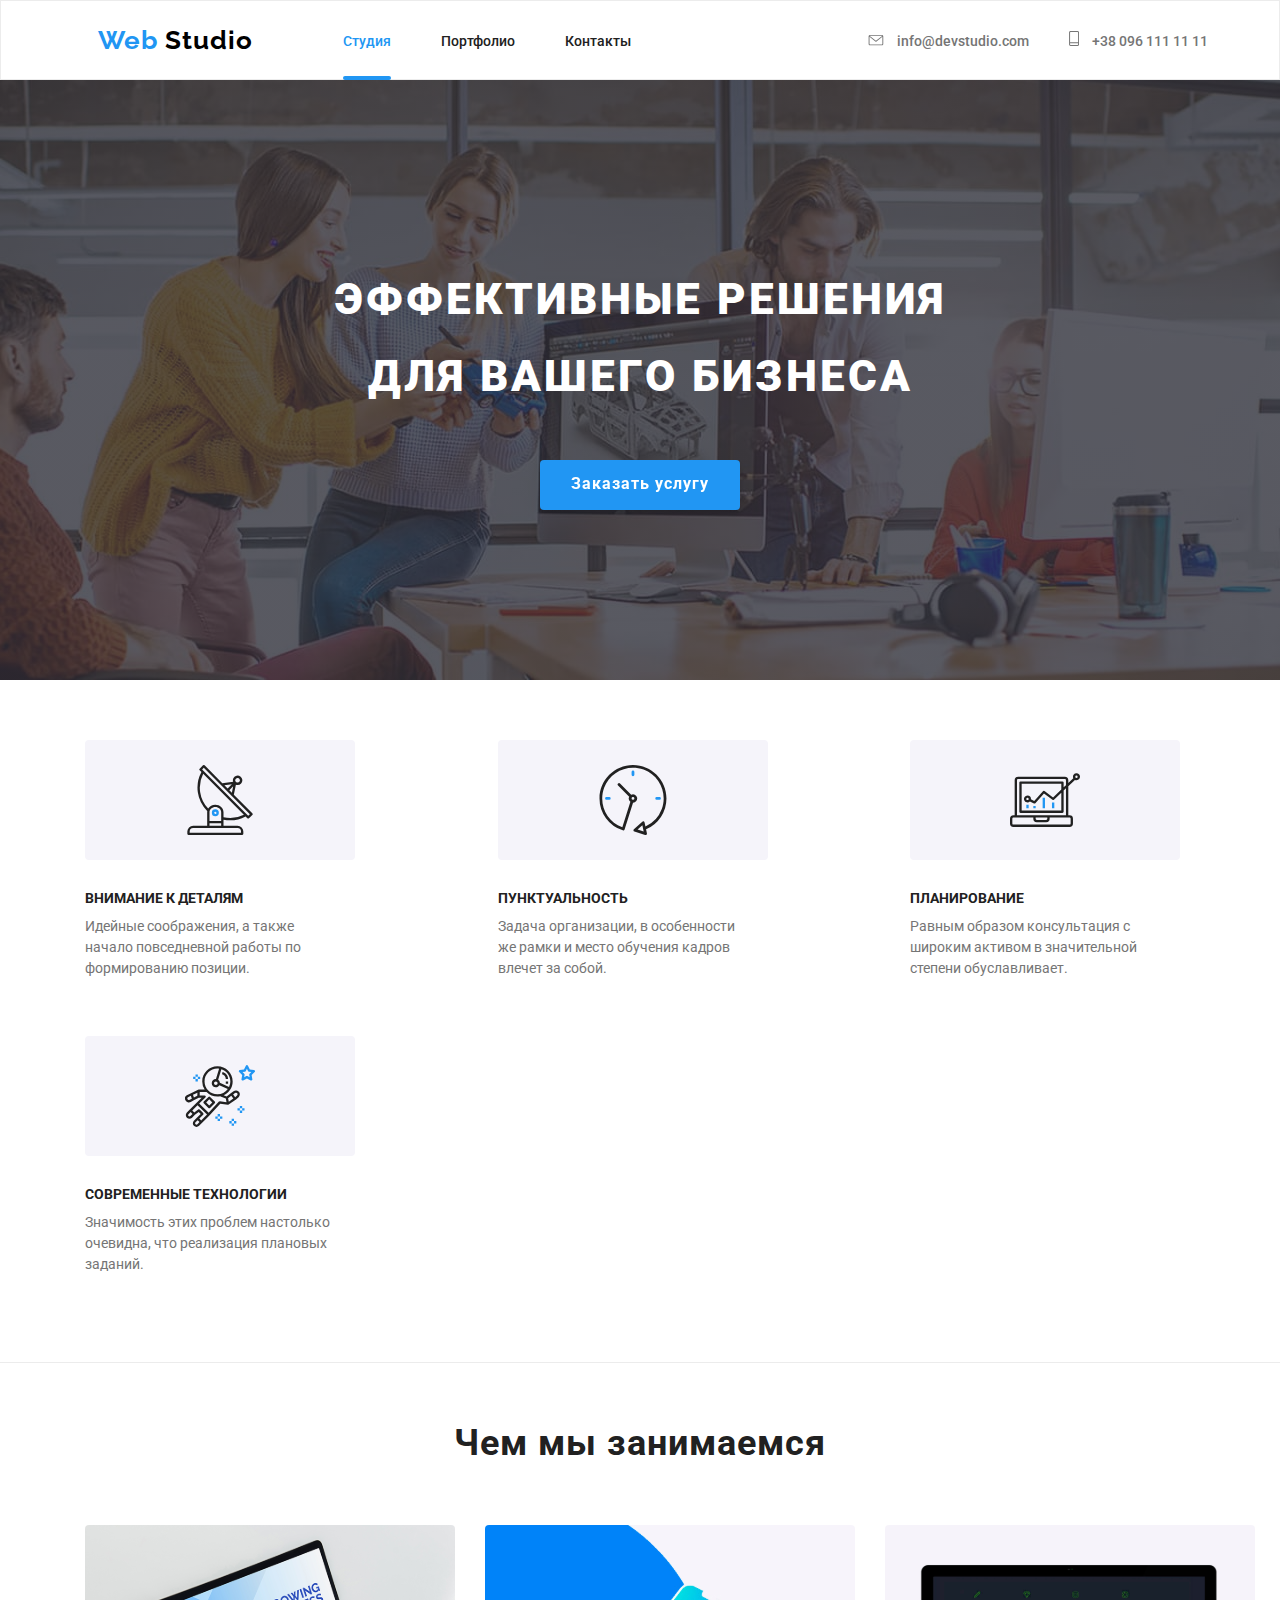
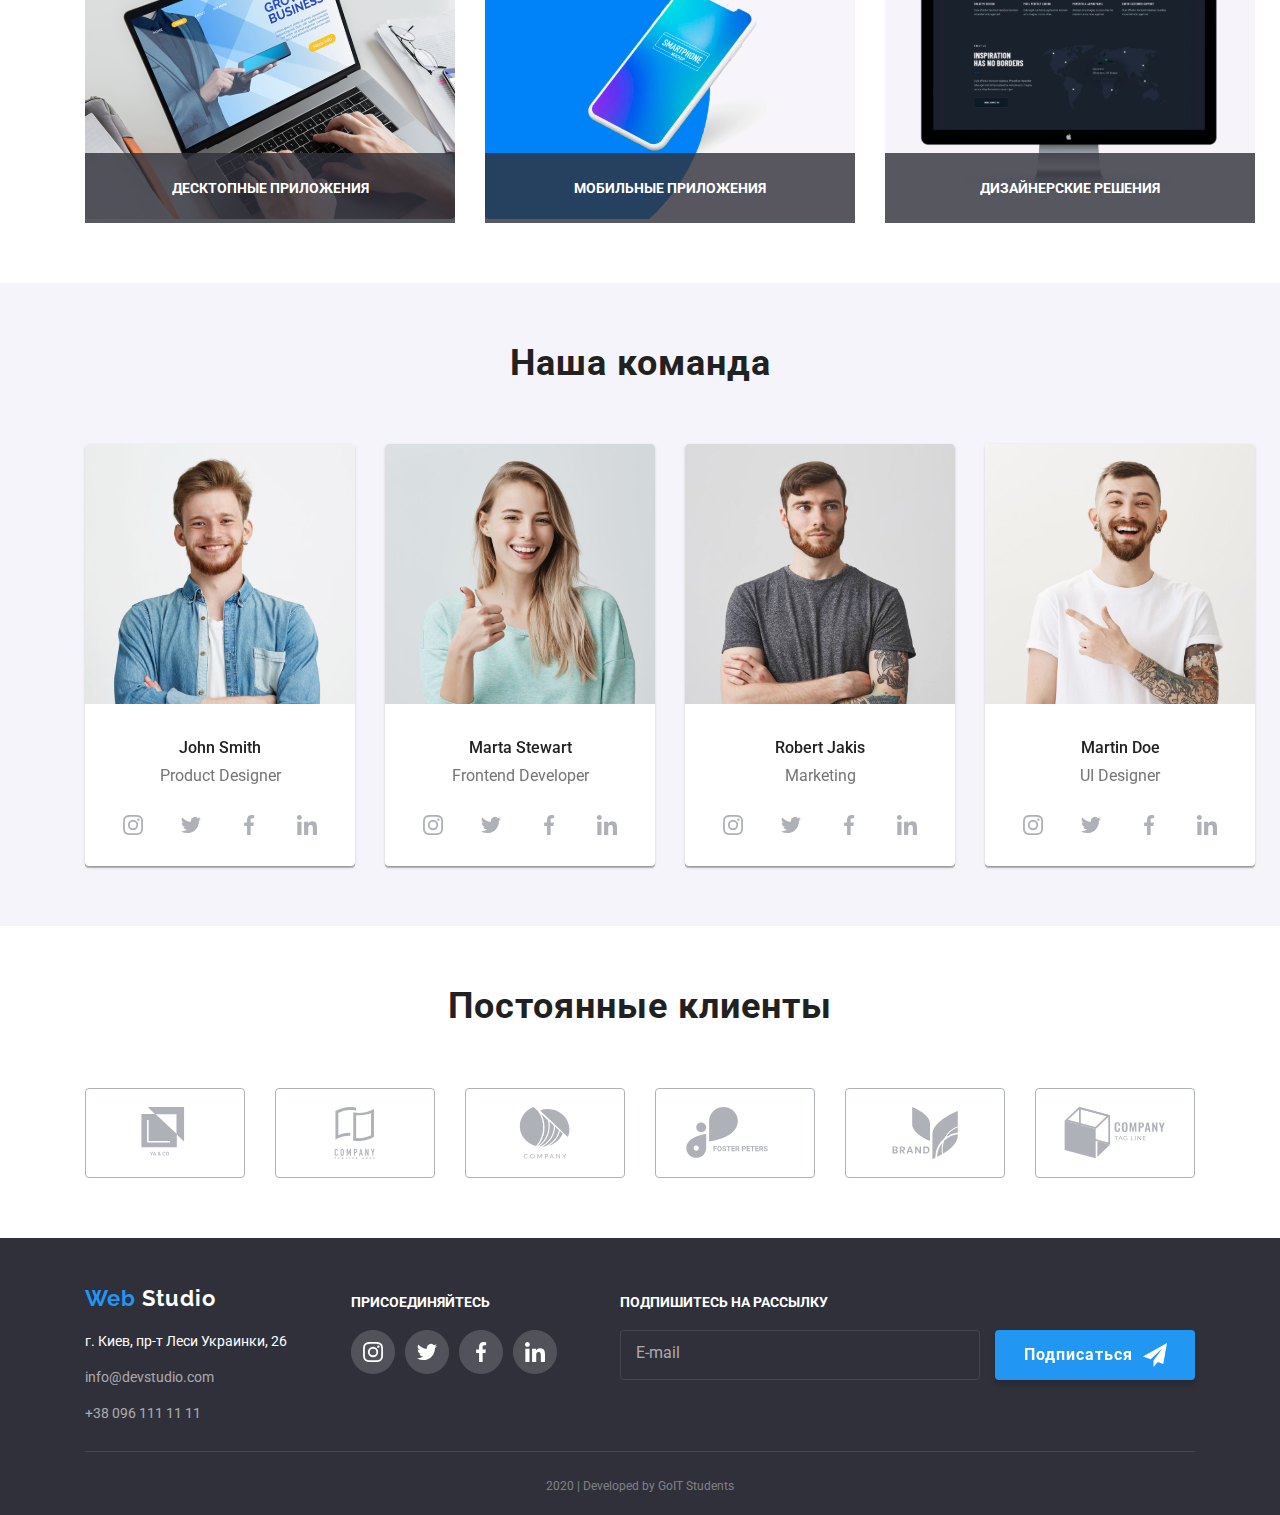
<file: index.html>
<!DOCTYPE html>
<html lang="en">
  <head>
    <meta charset="UTF-8" />
    <meta name="viewport" content="width=device-width, initial-scale=1.0" />
    <title>Document</title>
    <link
      rel="stylesheet"
      href="https://cdnjs.cloudflare.com/ajax/libs/modern-normalize/0.6.0/modern-normalize.min.css"
    />
    <link rel="stylesheet" href="./css/main.min.css" />
    <link rel="stylesheet" href="./images/SVG/symbol-defs.svg" />
    <link rel="stylesheet" href="./images/SVG/symbol-defs-2.svg" />
    <link
      href="https://fonts.googleapis.com/css2?family=Raleway:wght@700&family=Roboto:wght@400;500;700;900&display=swap"
      rel="stylesheet"
    />
  </head>
  <body>
    <!-- Main page header -->
    <header class="header">
      <div class="container">
        <nav class="header-nav">
          <div class="company-logo">
            <a href="#"><span class="logo">Web</span> Studio</a>
          </div>
          <ul class="header-list">
            <li class="list-item">
              <a href="#" class="header-link current">Студия</a>
            </li>
            <li class="list-item">
              <a href="./portfolio.html" class="header-link">Портфолио</a>
            </li>
            <li class="list-item">
              <a href="#" class="header-link">Контакты</a>
            </li>
          </ul>
          <ul class="header-contacts">
            <li class="contacts-item contact-email">
              <a class="contacts-link" href="mailto:info@devstudio.com">
                <svg class="email-icon">
                  <use href="./images/SVG/symbol-defs.svg#icon-e-mail"></use>
                </svg>
                info@devstudio.com</a
              >
            </li>
            <li class="contacts-item contact-phone">
              <a class="contacts-link" href="tel:+380961111111">
                <svg class="phone-icon">
                  <use href="./images/SVG/symbol-defs.svg#icon-phone"></use>
                </svg>
                +38 096 111 11 11</a
              >
            </li>
          </ul>
        </nav>
      </div>
    </header>
    <main>
      <!-- Order -->
      <section class="order">
        <div class="container">
          <div class="order-items">
            <h1 class="order-title">Эффективные решения для вашего бизнеса</h1>
            <button class="submit-btn order-btn" type="submit" data-modal-open>
              Заказать услугу
            </button>
          </div>
        </div>
      </section>
      <!-- Description -->
      <section class="description">
        <div class="container">
          <ul class="description-items">
            <li class="description-item icon-antenna">
              <div class="description-link">
                <svg class="description-icon">
                  <use href="./images/SVG/symbol-defs.svg#icon-antenna"></use>
                </svg>
              </div>
              <h2 class="section-subtitle">Внимание к деталям</h2>
              <p class="description-text">
                Идейные соображения, а также начало повседневной работы по
                формированию позиции.
              </p>
            </li>
            <li class="description-item icon-clock">
              <div class="description-link">
                <svg class="description-icon">
                  <use href="./images/SVG/symbol-defs.svg#icon-clock"></use>
                </svg>
              </div>
              <h2 class="section-subtitle">Пунктуальность</h2>
              <p class="description-text">
                Задача организации, в особенности же рамки и место обучения
                кадров влечет за собой.
              </p>
            </li>
            <li class="description-item icon-diagram">
              <div class="description-link">
                <svg class="description-icon">
                  <use href="./images/SVG/symbol-defs.svg#icon-diagram"></use>
                </svg>
              </div>
              <h2 class="section-subtitle">Планирование</h2>
              <p class="description-text">
                Равным образом консультация с широким активом в значительной
                степени обуславливает.
              </p>
            </li>
            <li class="description-item icon-astronaut">
              <div class="description-link">
                <svg class="description-icon">
                  <use href="./images/SVG/symbol-defs.svg#icon-astronaut"></use>
                </svg>
              </div>
              <h2 class="section-subtitle">Современные технологии</h2>
              <p class="description-text">
                Значимость этих проблем настолько очевидна, что реализация
                плановых заданий.
              </p>
            </li>
          </ul>
        </div>
      </section>

      <!-- Wedo -->
      <section class="wedo">
        <div class="container">
          <div class="wedo-title">
            <h3 class="section-title">Чем мы занимаемся</h3>
          </div>
          <ul class="wedo-items">
            <li class="wedo-item">
              <a class="wedo-img" href="#">
                <img src="images/description/desktop.svg" alt="" />
                <h2 class="wedo-info">Десктопные приложения</h2>
              </a>
            </li>
            <li class="wedo-item">
              <a class="wedo-img" href="#">
                <img src="images/description/mobile.svg" alt="" />
                <h2 class="wedo-info">Мобильные приложения</h2>
              </a>
            </li>
            <li class="wedo-item">
              <a class="wedo-img" href="#">
                <img src="images/description/design.svg" alt="" />
                <h2 class="wedo-info">Дизайнерские решения</h2>
              </a>
            </li>
          </ul>
        </div>
      </section>
      <!--Team  -->
      <section class="team">
        <div class="container">
          <h3 class="section-title">Наша команда</h3>
          <div class="team-items">
            <div class="team-item">
              <div class="team-photo">
                <img src="images/team/John.svg" alt="" />
              </div>
              <h4 class="team-name">John Smith</h4>
              <p class="position">Product Designer</p>
              <a href="#" class="social-link">
                <svg class="socials-icon">
                  <use href="./images/SVG/symbol-defs.svg#icon-instagram"></use>
                </svg>
              </a>
              <a href="#" class="social-link">
                <svg class="socials-icon">
                  <use href="./images/SVG/symbol-defs.svg#icon-twitter"></use>
                </svg>
              </a>
              <a href="#" class="social-link">
                <svg class="socials-icon">
                  <use href="./images/SVG/symbol-defs.svg#icon-facebook"></use>
                </svg>
              </a>
              <a href="#" class="social-link">
                <svg class="socials-icon">
                  <use href="./images/SVG/symbol-defs.svg#icon-linkedin"></use>
                </svg>
              </a>
            </div>
            <div class="team-item">
              <div class="team-photo">
                <img src="images/team/marta.svg" alt="" />
              </div>
              <h4 class="team-name">Marta Stewart</h4>
              <p class="position">Frontend Developer</p>
              <a href="#" class="social-link">
                <svg class="socials-icon">
                  <use href="./images/SVG/symbol-defs.svg#icon-instagram"></use>
                </svg>
              </a>
              <a href="#" class="social-link">
                <svg class="socials-icon">
                  <use href="./images/SVG/symbol-defs.svg#icon-twitter"></use>
                </svg>
              </a>
              <a href="#" class="social-link">
                <svg class="socials-icon">
                  <use href="./images/SVG/symbol-defs.svg#icon-facebook"></use>
                </svg>
              </a>
              <a href="#" class="social-link">
                <svg class="socials-icon">
                  <use href="./images/SVG/symbol-defs.svg#icon-linkedin"></use>
                </svg>
              </a>
            </div>
            <div class="team-item">
              <div class="team-photo">
                <img src="images/team/robert.svg" alt="" />
              </div>
              <h4 class="team-name">Robert Jakis</h4>
              <p class="position">Marketing</p>
              <a href="#" class="social-link">
                <svg class="socials-icon">
                  <use href="./images/SVG/symbol-defs.svg#icon-instagram"></use>
                </svg>
              </a>
              <a href="#" class="social-link">
                <svg class="socials-icon">
                  <use href="./images/SVG/symbol-defs.svg#icon-twitter"></use>
                </svg>
              </a>
              <a href="#" class="social-link">
                <svg class="socials-icon">
                  <use href="./images/SVG/symbol-defs.svg#icon-facebook"></use>
                </svg>
              </a>
              <a href="#" class="social-link">
                <svg class="socials-icon">
                  <use href="./images/SVG/symbol-defs.svg#icon-linkedin"></use>
                </svg>
              </a>
            </div>
            <div class="team-item">
              <div class="team-photo">
                <img src="images/team/martin.svg" alt="" />
              </div>
              <h4 class="team-name">Martin Doe</h4>
              <p class="position">UI Designer</p>
              <a href="#" class="social-link">
                <svg class="socials-icon">
                  <use href="./images/SVG/symbol-defs.svg#icon-instagram"></use>
                </svg>
              </a>
              <a href="#" class="social-link">
                <svg class="socials-icon">
                  <use href="./images/SVG/symbol-defs.svg#icon-twitter"></use>
                </svg>
              </a>
              <a href="#" class="social-link">
                <svg class="socials-icon">
                  <use href="./images/SVG/symbol-defs.svg#icon-facebook"></use>
                </svg>
              </a>
              <a href="#" class="social-link">
                <svg class="socials-icon">
                  <use href="./images/SVG/symbol-defs.svg#icon-linkedin"></use>
                </svg>
              </a>
            </div>
          </div>
        </div>
      </section>
      <!-- Clients -->
      <section class="clients">
        <div class="container">
          <h3 class="section-title">Постоянные клиенты</h3>
          <div class="clients-items">
            <a class="clients-logo" href="#">
              <svg class="client-icon">
                <use href="./images/SVG/symbol-defs.svg#icon-Client1"></use>
              </svg>
            </a>
            <a class="clients-logo" href="#">
              <svg class="client-icon">
                <use href="./images/SVG/symbol-defs.svg#icon-Client2"></use>
              </svg>
            </a>
            <a class="clients-logo" href="#">
              <svg class="client-icon">
                <use href="./images/SVG/symbol-defs.svg#icon-Client3"></use>
              </svg>
            </a>
            <a class="clients-logo" href="#">
              <svg class="client-icon">
                <use href="./images/SVG/symbol-defs.svg#icon-Client4"></use>
              </svg>
            </a>
            <a class="clients-logo" href="#">
              <svg class="client-icon">
                <use href="./images/SVG/symbol-defs.svg#icon-Client5"></use>
              </svg>
            </a>
            <a class="clients-logo" href="#">
              <svg class="client-icon">
                <use href="./images/SVG/symbol-defs.svg#icon-Client6"></use>
              </svg>
            </a>
          </div>
        </div>
      </section>
    </main>
    <!-- Footer -->
    <footer>
      <div class="container">
        <div class="footer-items">
          <div class="footer-wrap">
            <div class="footer-logo">
              <a class="logo-link" href="#"
                ><span class="logo">Web</span> Studio</a
              >
            </div>
            <ul class="footer-contacts">
              <li class="footer-link">
                <a
                  class="footer-contact address"
                  href="https://goo.gl/maps/gVzArBbYtWckUke77"
                  >г. Киев, пр-т Леси Украинки, 26</a
                >
              </li>
              <li class="footer-link">
                <a class="footer-contact" href="mailto:info@devstudio.com"
                  >info@devstudio.com</a
                >
              </li>
              <li class="footer-link">
                <a class="footer-contact" href="tel:+380961111111"
                  >+38 096 111 11 11</a
                >
              </li>
            </ul>
          </div>
          <div class="footer-socials">
            <h5 class="footer-title">присоединяйтесь</h5>
            <ul class="social-links">
              <li class="social-list">
                <a href="#" class="social-link footer-links">
                  <svg class="socials-icon footer-icon">
                    <use
                      href="./images/SVG/symbol-defs.svg#icon-instagram"
                    ></use>
                  </svg>
                </a>
              </li>
              <li class="social-list">
                <a href="#" class="social-link footer-links">
                  <svg class="socials-icon footer-icon">
                    <use href="./images/SVG/symbol-defs.svg#icon-twitter"></use>
                  </svg>
                </a>
              </li>
              <li class="social-list">
                <a href="#" class="social-link footer-links">
                  <svg class="socials-icon footer-icon">
                    <use
                      href="./images/SVG/symbol-defs.svg#icon-facebook"
                    ></use>
                  </svg>
                </a>
              </li>
              <li class="social-list">
                <a href="#" class="social-link footer-links">
                  <svg class="socials-icon footer-icon">
                    <use
                      href="./images/SVG/symbol-defs.svg#icon-linkedin"
                    ></use>
                  </svg>
                </a>
              </li>
            </ul>
          </div>
          <div class="footer-form">
            <h5 class="footer-title">подпишитесь на рассылку</h5>
            <form action="#" class="form-suscribe">
              <input
                class="footer-input"
                type="email"
                name="costomer-email"
                id="costomer-email"
                placeholder=" "
              />
              <label class="footer-label" for="costomer-name">E-mail</label>
              <button class="submit-btn footer-btn" type="submit">
                Подписаться
                <svg class="footer-submit">
                  <use href="./images/SVG/symbol-defs-2.svg#icon-send"></use>
                </svg>
              </button>
            </form>
          </div>
        </div>
        <p class="copyrights">2020 | Developed by GoIT Students</p>
      </div>
    </footer>
    <!-- Модальное окно -->
    <div class="backdrop is-hidden" data-modal>
      <div class="modal">
        <button class="modal-close" data-modal-close>
          <svg class="modal-icon">
            <use href="./images/SVG/symbol-defs-2.svg#icon-modal-close"></use>
          </svg>
        </button>
        <h1 class="modal-title">Оставьте свои данные, мы вам перезвоним</h1>
        <form class="modal-form">
          <div class="form-field">
            <input
              class="modal-input"
              type="text"
              name="costomer-name"
              id="costomer-name"
              placeholder=" "
            />
            <label class="form-label" for="costomer-name">Имя</label>
            <svg class="form-icon">
              <use href="./images/SVG/symbol-defs-2.svg#icon-name"></use>
            </svg>
          </div>
          <div class="form-field">
            <input
              class="modal-input"
              type="tel"
              name="costomer-phone"
              id="costomer-phone"
              placeholder=" "
            />
            <label class="form-label" for="costomer-phone">Телефон</label>
            <svg class="form-icon">
              <use href="./images/SVG/symbol-defs-2.svg#icon-phone"></use>
            </svg>
          </div>
          <div class="form-field">
            <input
              class="modal-input"
              type="email"
              name="costomer-email"
              id="costomer-email"
              placeholder=" "
            />
            <label class="form-label" for="costomer-email">Почта</label>
            <svg class="form-icon">
              <use href="./images/SVG/symbol-defs-2.svg#icon-email"></use>
            </svg>
          </div>
          <div class="form-field">
            <textarea
              class="modal-input textarea-input"
              name="costomer-comment"
              id="costomer-comment"
              placeholder=" "
              rows="5"
            ></textarea>
            <label class="form-label textarea-label" for="costomer-comment"
              >Комментарий</label
            >
          </div>
        </form>
        <label class="modal-checkbox">
          <input
            class="policy-checkbox"
            type="checkbox"
            name="policy"
            id="policy"
          />
          <span class="policy-icon"></span>
          Соглашаюсь с рассылкой и принимаю
          <a class="policy-link" href="#">Условия договора</a>
        </label>
        <button class="submit-btn modal-btn" type="submit">Отправить</button>
      </div>
    </div>
    <script src="./js/modal.js"></script>
  </body>
</html>
</file>
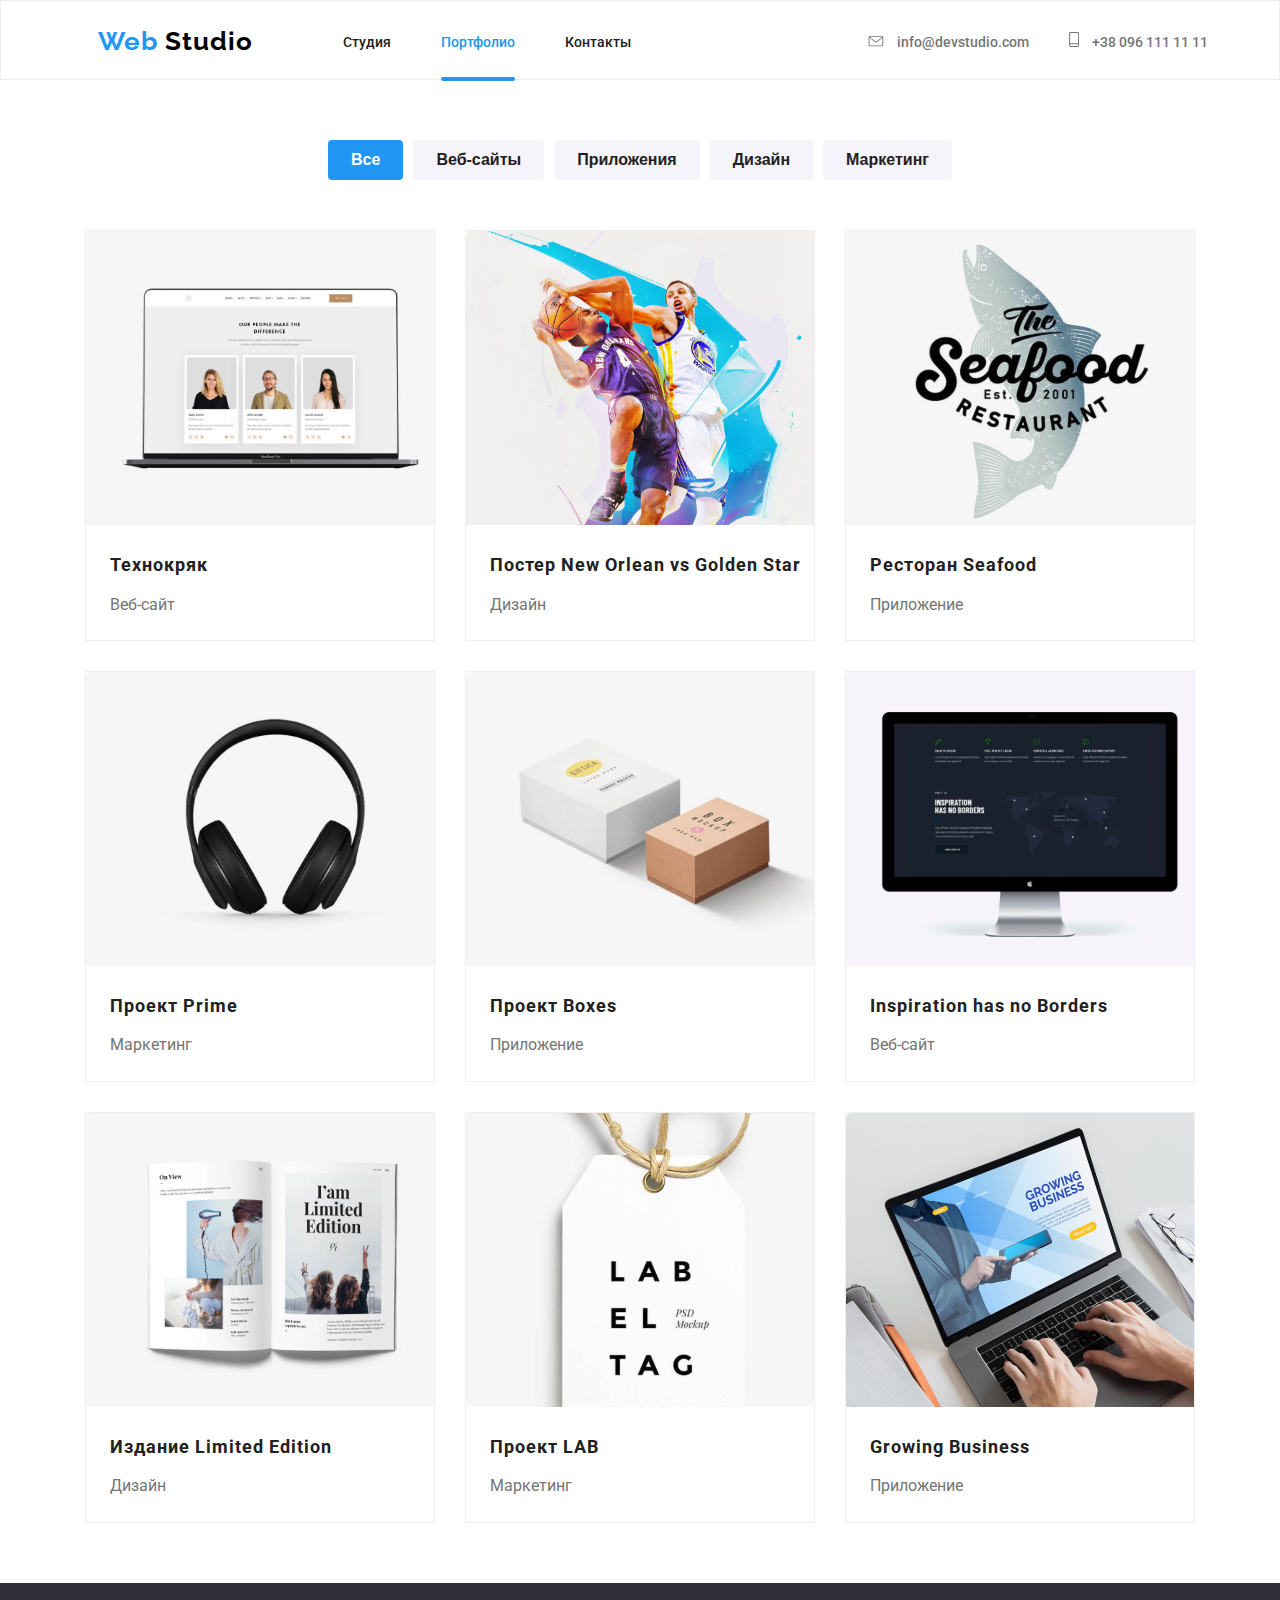
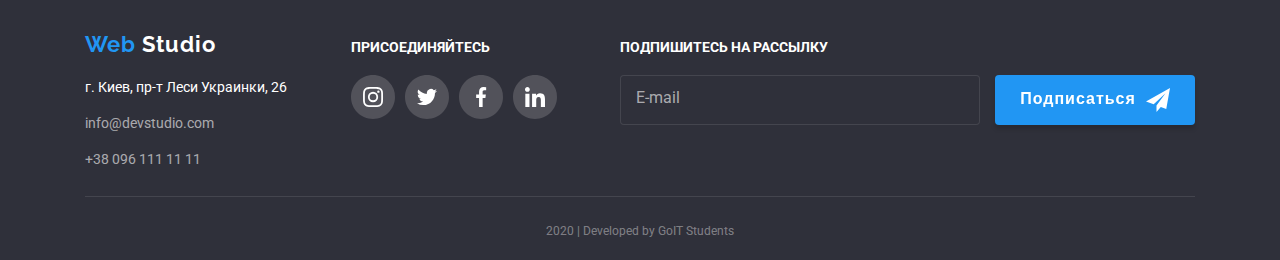
<file: portfolio.html>
<!DOCTYPE html>
<html lang="en">
  <head>
    <meta charset="UTF-8" />
    <meta name="viewport" content="width=device-width, initial-scale=1.0" />
    <title>Document</title>
    <link rel="stylesheet" href="./css/portfolio.min.css" />
    <link rel="stylesheet" href="./images/SVG/symbol-defs-2.svg" />
    <link
      href="https://fonts.googleapis.com/css2?family=Raleway:wght@700&family=Roboto:wght@400;500;700;900&display=swap"
      rel="stylesheet"
    />
  </head>
  <body>
    <!-- Portfolio header -->
    <header class="header">
      <div class="container">
        <nav class="header-nav">
          <div class="company-logo">
            <a href="#"><span class="logo">Web</span> Studio</a>
          </div>
          <ul class="header-list">
            <li class="list-item">
              <a href="./index.html" class="header-link">Студия</a>
            </li>
            <li class="list-item">
              <a href="#" class="header-link current">Портфолио</a>
            </li>
            <li class="list-item">
              <a href="#" class="header-link">Контакты</a>
            </li>
          </ul>
          <ul class="header-contacts">
            <li class="contacts-item contact-email">
              <a class="contacts-link" href="mailto:info@devstudio.com">
                <svg class="email-icon">
                  <use href="./images/SVG/symbol-defs.svg#icon-e-mail"></use>
                </svg>
                info@devstudio.com</a
              >
            </li>
            <li class="contacts-item contact-phone">
              <a class="contacts-link" href="tel:+380961111111">
                <svg class="phone-icon">
                  <use href="./images/SVG/symbol-defs.svg#icon-phone"></use>
                </svg>
                +38 096 111 11 11</a
              >
            </li>
          </ul>
        </nav>
      </div>
    </header>
    <main>
      <!-- Portfolio filters -->
      <section class="portfolio">
        <div class="container">
          <div class="portfolio-filters">
            <button class="portfolio-btn current-btn" type="button">Все</button>
            <button class="portfolio-btn" type="button">Веб-сайты</button>
            <button class="portfolio-btn" type="button">Приложения</button>
            <button class="portfolio-btn" type="button">Дизайн</button>
            <button class="portfolio-btn" type="button">Маркетинг</button>
          </div>
          <!-- Portfolio cards -->
          <ul class="portfolio-cards">
            <li class="portfolio-card">
              <a class="portfolio-link" href="">
                <div class="card-items">
                  <img
                    class="card-img"
                    src="images/portfolio/portfolio1.svg"
                    alt=""
                  />
                  <p class="card-text">
                    Технокряк это современная площадка распространения
                    коронавируса. Компании используют эту платформу для
                    цифрового шпионажа и атак на защищённые сервера конкурентов.
                  </p>
                </div>
                <div class="card-description">
                  <h2 class="card-title">Технокряк</h2>
                  <h3 class="card-subtitle">Веб-сайт</h3>
                </div>
              </a>
            </li>
            <li class="portfolio-card">
              <a class="portfolio-link" href="">
                <div class="card-items">
                  <img
                    class="card-img"
                    src="images/portfolio/portfolio2.svg"
                    alt=""
                  />
                  <p class="card-text">
                    Технокряк это современная площадка распространения
                    коронавируса. Компании используют эту платформу для
                    цифрового шпионажа и атак на защищённые сервера конкурентов.
                  </p>
                </div>
                <div class="card-description">
                  <h2 class="card-title">Постер New Orlean vs Golden Star</h2>
                  <h3 class="card-subtitle">Дизайн</h3>
                </div>
              </a>
            </li>
            <li class="portfolio-card">
              <a class="portfolio-link" href="">
                <div class="card-items">
                  <img
                    class="card-img"
                    src="images/portfolio/portfolio3.svg"
                    alt=""
                  />
                  <p class="card-text">
                    Технокряк это современная площадка распространения
                    коронавируса. Компании используют эту платформу для
                    цифрового шпионажа и атак на защищённые сервера конкурентов.
                  </p>
                </div>
                <div class="card-description">
                  <h2 class="card-title">Ресторан Seafood</h2>
                  <h3 class="card-subtitle">Приложение</h3>
                </div>
              </a>
            </li>
            <li class="portfolio-card">
              <a class="portfolio-link" href="">
                <div class="card-items">
                  <img
                    class="card-img"
                    src="images/portfolio/portfolio4.svg"
                    alt=""
                  />
                  <p class="card-text">
                    Технокряк это современная площадка распространения
                    коронавируса. Компании используют эту платформу для
                    цифрового шпионажа и атак на защищённые сервера конкурентов.
                  </p>
                </div>
                <div class="card-description">
                  <h2 class="card-title">Проект Prime</h2>
                  <h3 class="card-subtitle">Маркетинг</h3>
                </div>
              </a>
            </li>
            <li class="portfolio-card">
              <a class="portfolio-link" href="">
                <div class="card-items">
                  <img
                    class="card-img"
                    src="images/portfolio/portfolio5.svg"
                    alt=""
                  />
                  <p class="card-text">
                    Технокряк это современная площадка распространения
                    коронавируса. Компании используют эту платформу для
                    цифрового шпионажа и атак на защищённые сервера конкурентов.
                  </p>
                </div>
                <div class="card-description">
                  <h2 class="card-title">Проект Boxes</h2>
                  <h3 class="card-subtitle">Приложение</h3>
                </div>
              </a>
            </li>
            <li class="portfolio-card">
              <a class="portfolio-link" href="">
                <div class="card-items">
                  <img
                    class="card-img"
                    src="images/portfolio/portfolio6.svg"
                    alt=""
                  />
                  <p class="card-text">
                    Технокряк это современная площадка распространения
                    коронавируса. Компании используют эту платформу для
                    цифрового шпионажа и атак на защищённые сервера конкурентов.
                  </p>
                </div>
                <div class="card-description">
                  <h2 class="card-title">Inspiration has no Borders</h2>
                  <h3 class="card-subtitle">Веб-сайт</h3>
                </div>
              </a>
            </li>
            <li class="portfolio-card">
              <a class="portfolio-link" href="">
                <div class="card-items">
                  <img
                    class="card-img"
                    src="images/portfolio/portfolio7.svg"
                    alt=""
                  />
                  <p class="card-text">
                    Технокряк это современная площадка распространения
                    коронавируса. Компании используют эту платформу для
                    цифрового шпионажа и атак на защищённые сервера конкурентов.
                  </p>
                </div>
                <div class="card-description">
                  <h2 class="card-title">Издание Limited Edition</h2>
                  <h3 class="card-subtitle">Дизайн</h3>
                </div>
              </a>
            </li>
            <li class="portfolio-card">
              <a class="portfolio-link" href="">
                <div class="card-items">
                  <img
                    class="card-img"
                    src="images/portfolio/portfolio8.svg"
                    alt=""
                  />
                  <p class="card-text">
                    Технокряк это современная площадка распространения
                    коронавируса. Компании используют эту платформу для
                    цифрового шпионажа и атак на защищённые сервера конкурентов.
                  </p>
                </div>
                <div class="card-description">
                  <h2 class="card-title">Проект LAB</h2>
                  <h3 class="card-subtitle">Маркетинг</h3>
                </div>
              </a>
            </li>
            <li class="portfolio-card">
              <a class="portfolio-link" href="">
                <div class="card-items">
                  <img
                    class="card-img"
                    src="images/portfolio/portfolio9.svg"
                    alt=""
                  />
                  <p class="card-text">
                    Технокряк это современная площадка распространения
                    коронавируса. Компании используют эту платформу для
                    цифрового шпионажа и атак на защищённые сервера конкурентов.
                  </p>
                </div>
                <div class="card-description">
                  <h2 class="card-title">Growing Business</h2>
                  <h3 class="card-subtitle">Приложение</h3>
                </div>
              </a>
            </li>
          </ul>
        </div>
      </section>
    </main>
    <!-- Portfolio footer -->
    <footer>
      <div class="container">
        <div class="footer-items">
          <div class="footer-wrap">
            <div class="footer-logo">
              <a class="logo-link" href="#"
                ><span class="logo">Web</span> Studio</a
              >
            </div>
            <ul class="footer-contacts">
              <li class="footer-link">
                <a
                  class="footer-contact address"
                  href="https://goo.gl/maps/gVzArBbYtWckUke77"
                  >г. Киев, пр-т Леси Украинки, 26</a
                >
              </li>
              <li class="footer-link">
                <a class="footer-contact" href="mailto:info@devstudio.com"
                  >info@devstudio.com</a
                >
              </li>
              <li class="footer-link">
                <a class="footer-contact" href="tel:+380961111111"
                  >+38 096 111 11 11</a
                >
              </li>
            </ul>
          </div>
          <div class="footer-socials">
            <h5 class="footer-title">присоединяйтесь</h5>
            <ul class="social-links">
              <li class="social-list">
                <a href="#" class="social-link footer-links">
                  <svg class="socials-icon footer-icon">
                    <use
                      href="./images/SVG/symbol-defs.svg#icon-instagram"
                    ></use>
                  </svg>
                </a>
              </li>
              <li class="social-list">
                <a href="#" class="social-link footer-links">
                  <svg class="socials-icon footer-icon">
                    <use href="./images/SVG/symbol-defs.svg#icon-twitter"></use>
                  </svg>
                </a>
              </li>
              <li class="social-list">
                <a href="#" class="social-link footer-links">
                  <svg class="socials-icon footer-icon">
                    <use
                      href="./images/SVG/symbol-defs.svg#icon-facebook"
                    ></use>
                  </svg>
                </a>
              </li>
              <li class="social-list">
                <a href="#" class="social-link footer-links">
                  <svg class="socials-icon footer-icon">
                    <use
                      href="./images/SVG/symbol-defs.svg#icon-linkedin"
                    ></use>
                  </svg>
                </a>
              </li>
            </ul>
          </div>
          <div class="footer-form">
            <h5 class="footer-title">подпишитесь на рассылку</h5>
            <form action="#" class="form-suscribe">
              <input
                class="footer-input"
                type="email"
                name="costomer-email"
                id="costomer-email"
                placeholder=" "
              />
              <label class="footer-label" for="costomer-name">E-mail</label>
              <button class="submit-btn footer-btn" type="submit">
                Подписаться
                <svg class="footer-submit">
                  <use href="./images/SVG/symbol-defs-2.svg#icon-send"></use>
                </svg>
              </button>
            </form>
          </div>
        </div>
        <p class="copyrights">2020 | Developed by GoIT Students</p>
      </div>
    </footer>
  </body>
</html>
</file>
<file: css/main.min.css>
*,*::before,*::after{-webkit-box-sizing:border-box;box-sizing:border-box;margin:0;padding:0}body{background-color:#fff;font-family:"Roboto", sans-serif;color:#212121;margin:0}.section-title{font-size:36px;letter-spacing:1px;font-weight:700;text-align:center;margin-bottom:60px}section{padding:60px 0}.submit-btn{display:-webkit-box;display:-ms-flexbox;display:flex;min-width:200px;width:100%;min-height:50px;-webkit-filter:drop-shadow(0px 4px 2px rgba(0,0,0,0.15));filter:drop-shadow(0px 4px 2px rgba(0,0,0,0.15));background-color:#2196f3;color:#fff;border-radius:4px;font-size:16px;letter-spacing:1px;line-height:1.9;font-weight:700;text-align:center;margin:auto;-webkit-box-pack:center;-ms-flex-pack:center;justify-content:center;-webkit-box-align:center;-ms-flex-align:center;align-items:center;border:1px solid transparent;cursor:pointer}.container{padding-left:15px;padding-right:15px;margin-left:auto;margin-right:auto}@media screen and (min-width: 480px){.container{width:480px}}@media screen and (min-width: 768px){.container{width:768px}}@media screen and (min-width: 1140px){.container{width:1140px}}.header{border:1px solid #ececec;height:80px;top:0;padding-top:25px;padding-left:25px;width:100%}.header-nav{display:-webkit-box;display:-ms-flexbox;display:flex;-webkit-box-align:center;-ms-flex-align:center;align-items:center;-webkit-box-pack:center;-ms-flex-pack:center;justify-content:center}.header-list{margin-left:90px}.header-list,.header-contacts{display:-webkit-box;display:-ms-flexbox;display:flex;list-style:none}.header-contacts{margin-left:auto;display:-webkit-box;display:-ms-flexbox;display:flex;-webkit-box-align:center;-ms-flex-align:center;align-items:center;-webkit-box-pack:center;-ms-flex-pack:center;justify-content:center}.company-logo a{text-decoration:none;color:#000;font-size:26px;letter-spacing:1px;font-family:"Raleway";font-weight:700}.logo{color:#2196f3}.header-list .header-link{font-size:14px;letter-spacing:0px;color:#212121;font-family:"Roboto";font-weight:500;text-decoration:none;list-style:none}.list-item:not(:last-child){margin-right:50px}.contacts-item+.contacts-item{margin-left:40px}.email-icon{width:16px;height:11px;margin-right:10px}.contact-email:hover .email-icon,.contact-email:focus .email-icon{--color5: #2196f3}.header-contacts .contacts-link:hover,.header-contacts .contacts-link:focus{color:#2196f3;-webkit-transition-property:color;transition-property:color;-webkit-transition-duration:250ms;transition-duration:250ms;-webkit-transition-timing-function:cubic-bezier(0.4, 0, 0.2, 1);transition-timing-function:cubic-bezier(0.4, 0, 0.2, 1)}.header-contacts .contacts-link{font-size:14px;letter-spacing:0px;color:#757575;font-family:"Roboto";font-weight:500;text-decoration:none}.phone-icon{width:10px;height:15px;margin-right:10px}.contact-phone:hover .phone-icon,.contact-phone:focus .phone-icon{--color5: #2196f3}.header-list .header-link:hover,.header-list .header-link:focus{color:#2196f3;-webkit-transition-property:color;transition-property:color;-webkit-transition-duration:250ms;transition-duration:250ms;-webkit-transition-timing-function:cubic-bezier(0.4, 0, 0.2, 1);transition-timing-function:cubic-bezier(0.4, 0, 0.2, 1)}.header-list .current{color:#2196f3}.header-link{position:relative;padding-bottom:31px}.current:after{content:"";position:absolute;left:0;bottom:0;display:block;height:4px;width:100%;border:1px solid transparent;border-radius:2px;background-color:#2196f3}.order{background-image:-webkit-gradient(linear, left top, left bottom, from(rgba(47,48,58,0.8)), to(rgba(47,48,58,0.8))),url(../images/header/header-bg.jpg);background-image:linear-gradient(rgba(47,48,58,0.8), rgba(47,48,58,0.8)),url(../images/header/header-bg.jpg);background-repeat:no-repeat;background-position:center;background-size:cover;background-color:#2f303a;padding:210px 0 200px 0;display:-webkit-box;display:-ms-flexbox;display:flex;-webkit-box-orient:vertical;-webkit-box-direction:normal;-ms-flex-direction:column;flex-direction:column;-webkit-box-pack:center;-ms-flex-pack:center;justify-content:center;height:600px}.order-items{width:100%;max-width:615px;margin:0 auto;text-align:center}.order-title{font-size:44px;letter-spacing:3px;line-height:1.75;color:#fff;font-weight:900;text-align:center;text-transform:uppercase;margin-bottom:45px}.order-btn{max-width:200px;width:100%}.description{border-bottom:1px solid #ececec}@media screen and (min-width: 768px){.description-items{display:-webkit-box;display:-ms-flexbox;display:flex;-ms-flex-wrap:wrap;flex-wrap:wrap;margin:-15px}}@media screen and (min-width: 1140px){.description-items{display:-webkit-box;display:-ms-flexbox;display:flex;-webkit-box-align:center;-ms-flex-align:center;align-items:center;-webkit-box-pack:justify;-ms-flex-pack:justify;justify-content:space-between}}.description-item{list-style:none}@media screen and (max-width: 767px){.description-item:not(:last-child){margin-bottom:30px}}@media screen and (min-width: 1140px){.description-item:not(:last-child){margin-right:30px}}@media screen and (min-width: 768px){.description-item{width:calc 1500%;margin:15px;max-width:354px}}.description-link{width:100%;height:120px;border-radius:4px;background-color:#f5f4fa;display:-webkit-box;display:-ms-flexbox;display:flex;-webkit-box-pack:center;-ms-flex-pack:center;justify-content:center;-webkit-box-align:center;-ms-flex-align:center;align-items:center;cursor:pointer}@media screen and (min-width: 1140px){.description-link{width:270px}}.description-icon{width:70px;height:70px}.description-text{width:100%;margin-top:10px;font-size:14px;line-height:1.5;color:#757575;font-weight:400;text-align:justify}@media screen and (min-width: 768px){.description-text{text-align:left}}@media screen and (min-width: 1140px){.description-text{max-width:255px;width:100%;min-height:90px;margin-top:10px}}.section-subtitle{font-size:14px;font-weight:700;text-transform:uppercase;text-align:center;margin-top:30px}@media screen and (min-width: 768px){.section-subtitle{text-align:left}}@media screen and (min-width: 1140px){.section-subtitle{text-align:left}}.wedo-items{display:-webkit-box;display:-ms-flexbox;display:flex;-webkit-box-align:center;-ms-flex-align:center;align-items:center;-webkit-box-pack:justify;-ms-flex-pack:justify;justify-content:space-between}.wedo-item{list-style:none}.wedo-item:not(:last-child){margin-right:30px}.wedo-img{position:relative;width:100%}.wedo-info{width:370px;height:70px;font-size:14px;font-weight:700;text-align:center;text-transform:uppercase;background-color:rgba(47,48,58,0.8);position:absolute;color:#fff;padding:27px 85px;bottom:0px}.team{background-color:#f5f4fa}.team-items{display:-webkit-box;display:-ms-flexbox;display:flex;-webkit-box-align:center;-ms-flex-align:center;align-items:center;-webkit-box-pack:justify;-ms-flex-pack:justify;justify-content:space-between;text-align:center}.team-item{width:calc(100% / 4-90px);height:422px;border-radius:4px;-webkit-filter:drop-shadow(0px 1px 1.5px rgba(0,0,0,0.12)) drop-shadow(0px 1px 0.5px rgba(0,0,0,0.14)) drop-shadow(0px 2px 0.5px rgba(0,0,0,0.2));filter:drop-shadow(0px 1px 1.5px rgba(0,0,0,0.12)) drop-shadow(0px 1px 0.5px rgba(0,0,0,0.14)) drop-shadow(0px 2px 0.5px rgba(0,0,0,0.2));background-color:#fff}.team-item:not(:last-child){margin-right:30px}.social-link{display:-webkit-inline-box;display:-ms-inline-flexbox;display:inline-flex;-webkit-box-pack:center;-ms-flex-pack:center;justify-content:center;-webkit-box-align:center;-ms-flex-align:center;align-items:center;border:none;width:44px;height:44px;border-radius:50%;padding-bottom:25px}.social-link:not(:last-child){margin-right:10px}.social-link:hover .socials-icon{--color1: #fff;--color2: #afb1b8}.social-link:hover .socials-icon:hover,.social-link:hover .socials-icon:focus{--color1: #2196f3;--color2: #fff}.team-name{font-size:16px;font-weight:500;margin-top:30px;margin-bottom:10px}.position{color:#757575;font-weight:400;margin-bottom:30px}.clients-items{display:-webkit-box;display:-ms-flexbox;display:flex;-webkit-box-align:center;-ms-flex-align:center;align-items:center;-webkit-box-pack:justify;-ms-flex-pack:justify;justify-content:space-between}.clients-logo{display:-webkit-inline-box;display:-ms-inline-flexbox;display:inline-flex;-webkit-box-pack:center;-ms-flex-pack:center;justify-content:center;-webkit-box-align:center;-ms-flex-align:center;align-items:center;width:170px;height:90px;border-radius:4px;border:1px solid #afb1b8}.clients-logo:hover,.clients-logo:focus{border:1px solid #2196f3}.clients-logo:hover .client-icon,.clients-logo:focus .client-icon{--color2: #2196f3}.clients-logo:not(:last-child){margin-right:30px}.client-icon{min-width:88px;width:100%;max-height:52px;--color2: #afb1b8}footer{background-color:#2f303a;color:#fff;padding-bottom:20px}.footer-items{display:-webkit-box;display:-ms-flexbox;display:flex;-webkit-box-pack:justify;-ms-flex-pack:justify;justify-content:space-between;padding-bottom:20px;border-bottom:1px solid rgba(255,255,255,0.1)}.footer-logo{margin-top:48px;margin-bottom:20px}.footer-logo .logo-link{font-size:22px;letter-spacing:1px;color:#fff;font-family:"Raleway";font-weight:700;text-decoration:none}.footer-contact{font-size:14px;line-height:1.5;font-weight:400;color:rgba(255,255,255,0.6);text-decoration:none}.footer-contact.address{color:#fff}.footer-icon{--color1: #52525a;--color2: #fff}.footer-link{list-style:none}.footer-link:not(:last-child){margin-bottom:15px}.footer-title{font-size:14px;color:#fff;font-weight:700;text-transform:uppercase;margin-top:56px;margin-bottom:20px}.social-links{display:-webkit-box;display:-ms-flexbox;display:flex;-webkit-box-align:center;-ms-flex-align:center;align-items:center;-webkit-box-pack:center;-ms-flex-pack:center;justify-content:center}.social-list{list-style:none}.social-list:not(:last-child){margin-right:10px}.footer-links{padding-bottom:0}.form-suscribe{display:-webkit-box;display:-ms-flexbox;display:flex;-webkit-box-align:center;-ms-flex-align:center;align-items:center;-webkit-box-pack:center;-ms-flex-pack:center;justify-content:center;position:relative}.form-suscribe .footer-input{min-width:360px;width:100%;min-height:50px;background-color:#2f303a;border:1px solid rgba(255,255,255,0.1);border-radius:4px;padding-left:16px;margin-right:15px}.form-suscribe .footer-input:invalid,.form-suscribe .footer-input:focus{background-color:#fff}.form-suscribe .footer-input:focus+.footer-label,.form-suscribe .footer-input:not(:placeholder-shown)+.footer-label{opacity:0}.form-suscribe .footer-label{position:absolute;top:15px;left:16px;font-size:16px;line-height:1;color:rgba(255,255,255,0.6)}.footer-submit{width:24px;height:24px;margin-left:10px;--color1: rgb(255, 255, 255)}.copyrights{display:-webkit-box;display:-ms-flexbox;display:flex;-webkit-box-pack:center;-ms-flex-pack:center;justify-content:center;-webkit-box-align:center;-ms-flex-align:center;align-items:center;font-size:12px;line-height:1.5;color:rgba(255,255,255,0.4);font-weight:400;padding-top:25px}.backdrop{position:fixed;top:0;left:0;padding:40px;width:100%;height:100%;background-color:rgba(0,0,0,0.2)}.backdrop.is-hidden{opacity:0;pointer-events:none}.modal{position:absolute;min-width:528px;min-height:581px;background-color:#fff;top:50%;left:50%;padding:40px;background:#fff;-webkit-box-shadow:0px 2px 1px rgba(0,0,0,0.2),0px 1px 1px rgba(0,0,0,0.14),0px 1px 3px rgba(0,0,0,0.12);box-shadow:0px 2px 1px rgba(0,0,0,0.2),0px 1px 1px rgba(0,0,0,0.14),0px 1px 3px rgba(0,0,0,0.12);border-radius:4px;-webkit-transform:translate(-50%, -50%);transform:translate(-50%, -50%);-webkit-transition:all 200ms cubic-bezier(0.4, 0, 0.2, 1);transition:all 200ms cubic-bezier(0.4, 0, 0.2, 1)}.modal-title{font-weight:bold;margin-bottom:28px;font-size:20px;line-height:1.4;text-align:center;letter-spacing:0.03em;color:#212121}.form-field{position:relative}.form-field:not(:last-child){margin-bottom:28px}.modal-input{width:100%;height:40px;margin:0;border-radius:3px;border:1px solid #757575;padding:11px 42px;cursor:pointer}.modal-input:focus{border-color:#2196f3;outline:#2196f3}.modal-input:focus+.form-label,.modal-input:not(:placeholder-shown)+.form-label{color:#2196f3;-webkit-transform:translate(-25px, -40px);transform:translate(-25px, -40px);font-size:12px;line-height:14px;-webkit-transition:-webkit-transform 250ms cubic-bezier(0.4, 0, 0.2, 1);transition:-webkit-transform 250ms cubic-bezier(0.4, 0, 0.2, 1);transition:transform 250ms cubic-bezier(0.4, 0, 0.2, 1);transition:transform 250ms cubic-bezier(0.4, 0, 0.2, 1), -webkit-transform 250ms cubic-bezier(0.4, 0, 0.2, 1)}.modal-input:focus+.textarea-label,.modal-input:not(:placeholder-shown)+.textarea-label{-webkit-transform:translate(-5px, -32px);transform:translate(-5px, -32px)}.modal-input:focus ~ .form-icon{fill:#2196f3}.form-label{position:absolute;top:50%;left:42px;-webkit-transform:translateY(-50%);transform:translateY(-50%)}.modal-icon{width:11px;height:11px;fill:#000}.modal-close{position:absolute;width:30px;height:30px;top:8px;right:8px;background-color:#fff;border:1px solid rgba(0,0,0,0.1);border-radius:50%;cursor:pointer}.modal-close:hover .modal-icon,.modal-close:focus .modal-icon{fill:#2196f3}.textarea-input{resize:none;width:100%;height:120px;margin:0;border-radius:3px;border:1px solid #757575;padding:12px 16px}.textarea-label{top:12px;left:26px;-webkit-transform:translateY(-10%);transform:translateY(-10%)}.modal-checkbox{display:-webkit-box;display:-ms-flexbox;display:flex;-webkit-box-align:center;-ms-flex-align:center;align-items:center;-webkit-box-pack:center;-ms-flex-pack:center;justify-content:center;margin-top:20px;margin-bottom:30px;font-size:14px;line-height:1.5;color:#757575}.policy-link{color:#2196f3;margin-left:4px}.modal-btn{max-width:200px;width:100%}.form-icon{position:absolute;display:inline-block;width:18px;height:18px;top:50%;left:16px;-webkit-transform:translateY(-50%);transform:translateY(-50%)}.policy-checkbox{position:absolute;width:1px;height:1px;margin:-1px;bottom:0;padding:0;clip:rect(0 0 0 0);overflow:hidden}.policy-checkbox:checked+.policy-icon{background-color:#2196f3;border:none;background-image:url(../images/check.svg);background-size:contain}.policy-icon{display:inline-block;width:16px;height:15px;border-radius:2px;border:2px solid #212121;margin-right:7px}
/*# sourceMappingURL=main.min.css.map */
</file>
<file: css/portfolio.min.css>
*,*::before,*::after{-webkit-box-sizing:border-box;box-sizing:border-box;margin:0;padding:0}body{background-color:#fff;font-family:"Roboto", sans-serif;color:#212121;margin:0}.section-title{font-size:36px;letter-spacing:1px;font-weight:700;text-align:center;margin-bottom:60px}section{padding:60px 0}.submit-btn{display:-webkit-box;display:-ms-flexbox;display:flex;min-width:200px;width:100%;min-height:50px;-webkit-filter:drop-shadow(0px 4px 2px rgba(0,0,0,0.15));filter:drop-shadow(0px 4px 2px rgba(0,0,0,0.15));background-color:#2196f3;color:#fff;border-radius:4px;font-size:16px;letter-spacing:1px;line-height:1.9;font-weight:700;text-align:center;margin:auto;-webkit-box-pack:center;-ms-flex-pack:center;justify-content:center;-webkit-box-align:center;-ms-flex-align:center;align-items:center;border:1px solid transparent;cursor:pointer}.container{padding-left:15px;padding-right:15px;margin-left:auto;margin-right:auto}@media screen and (min-width: 480px){.container{width:480px}}@media screen and (min-width: 768px){.container{width:768px}}@media screen and (min-width: 1140px){.container{width:1140px}}.header{border:1px solid #ececec;height:80px;top:0;padding-top:25px;padding-left:25px;width:100%}.header-nav{display:-webkit-box;display:-ms-flexbox;display:flex;-webkit-box-align:center;-ms-flex-align:center;align-items:center;-webkit-box-pack:center;-ms-flex-pack:center;justify-content:center}.header-list{margin-left:90px}.header-list,.header-contacts{display:-webkit-box;display:-ms-flexbox;display:flex;list-style:none}.header-contacts{margin-left:auto;display:-webkit-box;display:-ms-flexbox;display:flex;-webkit-box-align:center;-ms-flex-align:center;align-items:center;-webkit-box-pack:center;-ms-flex-pack:center;justify-content:center}.company-logo a{text-decoration:none;color:#000;font-size:26px;letter-spacing:1px;font-family:"Raleway";font-weight:700}.logo{color:#2196f3}.header-list .header-link{font-size:14px;letter-spacing:0px;color:#212121;font-family:"Roboto";font-weight:500;text-decoration:none;list-style:none}.list-item:not(:last-child){margin-right:50px}.contacts-item+.contacts-item{margin-left:40px}.email-icon{width:16px;height:11px;margin-right:10px}.contact-email:hover .email-icon,.contact-email:focus .email-icon{--color5: #2196f3}.header-contacts .contacts-link:hover,.header-contacts .contacts-link:focus{color:#2196f3;-webkit-transition-property:color;transition-property:color;-webkit-transition-duration:250ms;transition-duration:250ms;-webkit-transition-timing-function:cubic-bezier(0.4, 0, 0.2, 1);transition-timing-function:cubic-bezier(0.4, 0, 0.2, 1)}.header-contacts .contacts-link{font-size:14px;letter-spacing:0px;color:#757575;font-family:"Roboto";font-weight:500;text-decoration:none}.phone-icon{width:10px;height:15px;margin-right:10px}.contact-phone:hover .phone-icon,.contact-phone:focus .phone-icon{--color5: #2196f3}.header-list .header-link:hover,.header-list .header-link:focus{color:#2196f3;-webkit-transition-property:color;transition-property:color;-webkit-transition-duration:250ms;transition-duration:250ms;-webkit-transition-timing-function:cubic-bezier(0.4, 0, 0.2, 1);transition-timing-function:cubic-bezier(0.4, 0, 0.2, 1)}.header-list .current{color:#2196f3}.header-link{position:relative;padding-bottom:31px}.current:after{content:"";position:absolute;left:0;bottom:0;display:block;height:4px;width:100%;border:1px solid transparent;border-radius:2px;background-color:#2196f3}.portfolio-filters{display:-webkit-box;display:-ms-flexbox;display:flex;-webkit-box-pack:center;-ms-flex-pack:center;justify-content:center;-webkit-box-align:center;-ms-flex-align:center;align-items:center;margin-bottom:50px}.portfolio-filters .portfolio-btn{min-height:38px;border-radius:4px;background-color:#f5f4fa;border:1px solid transparent;font-size:16px;line-height:26px;font-weight:bold;padding:6px 22px;text-align:center;display:-webkit-box;display:-ms-flexbox;display:flex;-webkit-box-align:center;-ms-flex-align:center;align-items:center;-webkit-box-pack:center;-ms-flex-pack:center;justify-content:center;color:#212121;cursor:pointer}.portfolio-filters .portfolio-btn:not(:last-child){margin-right:10px}.portfolio-filters .portfolio-btn:hover,.portfolio-filters .portfolio-btn:focus{background-color:#2196f3;color:#fff;border:1px solid transparent;-webkit-transition:background-color 250ms cubic-bezier(0.4, 0, 0.2, 1);transition:background-color 250ms cubic-bezier(0.4, 0, 0.2, 1)}.portfolio-filters .current-btn{background-color:#2196f3;color:#fff}.portfolio-cards{display:-webkit-box;display:-ms-flexbox;display:flex;-ms-flex-wrap:wrap;flex-wrap:wrap;-webkit-box-pack:justify;-ms-flex-pack:justify;justify-content:space-between;-webkit-box-align:center;-ms-flex-align:center;align-items:center;margin:-15px}.portfolio-card{width:calc(100% / 3);padding:15px;list-style:none}.card-img{display:block}.portfolio-link{text-decoration:none;display:block;background-color:#fff;border:1px solid #eee}.portfolio-link:focus-within,.portfolio-link:hover{-webkit-box-shadow:1px 4px 6px rgba(0,0,0,0.16),0px 4px 4px rgba(0,0,0,0.06),0px 1px 1px rgba(0,0,0,0.12);box-shadow:1px 4px 6px rgba(0,0,0,0.16),0px 4px 4px rgba(0,0,0,0.06),0px 1px 1px rgba(0,0,0,0.12);-webkit-transition:-webkit-box-shadow 250ms cubic-bezier(0.4, 0, 0.2, 1);transition:-webkit-box-shadow 250ms cubic-bezier(0.4, 0, 0.2, 1);transition:box-shadow 250ms cubic-bezier(0.4, 0, 0.2, 1);transition:box-shadow 250ms cubic-bezier(0.4, 0, 0.2, 1), -webkit-box-shadow 250ms cubic-bezier(0.4, 0, 0.2, 1)}.card-items{position:relative;overflow:hidden}.card-items:focus-within .card-text,.card-items:hover .card-text{-webkit-transform:translateY(0);transform:translateY(0);-webkit-transition:-webkit-transform 250ms cubic-bezier(0.4, 0, 0.2, 1);transition:-webkit-transform 250ms cubic-bezier(0.4, 0, 0.2, 1);transition:transform 250ms cubic-bezier(0.4, 0, 0.2, 1);transition:transform 250ms cubic-bezier(0.4, 0, 0.2, 1), -webkit-transform 250ms cubic-bezier(0.4, 0, 0.2, 1)}.card-text{position:absolute;top:0;right:0;left:0;padding:63px 24px;font-size:18px;line-height:1.75;height:100%;width:100%;background-color:rgba(33,150,243,0.9);color:#fff;opacity:1;-webkit-transform:translateY(100%);transform:translateY(100%);-webkit-transition-property:-webkit-transform;transition-property:-webkit-transform;transition-property:transform;transition-property:transform, -webkit-transform;-webkit-transition-duration:250ms;transition-duration:250ms;-webkit-transition-timing-function:cubic-bezier(0.4, 0, 0.2, 1);transition-timing-function:cubic-bezier(0.4, 0, 0.2, 1)}.card-title{font-size:18px;letter-spacing:1px;line-height:2.25;color:#212121;font-weight:700;margin-top:20px;margin-bottom:4px;margin-left:24px}.card-subtitle{font-size:16px;line-height:1.9;color:#757575;font-weight:400;margin-left:24px;margin-bottom:20px}.team{background-color:#f5f4fa}.team-items{display:-webkit-box;display:-ms-flexbox;display:flex;-webkit-box-align:center;-ms-flex-align:center;align-items:center;-webkit-box-pack:justify;-ms-flex-pack:justify;justify-content:space-between;text-align:center}.team-item{width:calc(100% / 4-90px);height:422px;border-radius:4px;-webkit-filter:drop-shadow(0px 1px 1.5px rgba(0,0,0,0.12)) drop-shadow(0px 1px 0.5px rgba(0,0,0,0.14)) drop-shadow(0px 2px 0.5px rgba(0,0,0,0.2));filter:drop-shadow(0px 1px 1.5px rgba(0,0,0,0.12)) drop-shadow(0px 1px 0.5px rgba(0,0,0,0.14)) drop-shadow(0px 2px 0.5px rgba(0,0,0,0.2));background-color:#fff}.team-item:not(:last-child){margin-right:30px}.social-link{display:-webkit-inline-box;display:-ms-inline-flexbox;display:inline-flex;-webkit-box-pack:center;-ms-flex-pack:center;justify-content:center;-webkit-box-align:center;-ms-flex-align:center;align-items:center;border:none;width:44px;height:44px;border-radius:50%;padding-bottom:25px}.social-link:not(:last-child){margin-right:10px}.social-link:hover .socials-icon{--color1: #fff;--color2: #afb1b8}.social-link:hover .socials-icon:hover,.social-link:hover .socials-icon:focus{--color1: #2196f3;--color2: #fff}.team-name{font-size:16px;font-weight:500;margin-top:30px;margin-bottom:10px}.position{color:#757575;font-weight:400;margin-bottom:30px}footer{background-color:#2f303a;color:#fff;padding-bottom:20px}.footer-items{display:-webkit-box;display:-ms-flexbox;display:flex;-webkit-box-pack:justify;-ms-flex-pack:justify;justify-content:space-between;padding-bottom:20px;border-bottom:1px solid rgba(255,255,255,0.1)}.footer-logo{margin-top:48px;margin-bottom:20px}.footer-logo .logo-link{font-size:22px;letter-spacing:1px;color:#fff;font-family:"Raleway";font-weight:700;text-decoration:none}.footer-contact{font-size:14px;line-height:1.5;font-weight:400;color:rgba(255,255,255,0.6);text-decoration:none}.footer-contact.address{color:#fff}.footer-icon{--color1: #52525a;--color2: #fff}.footer-link{list-style:none}.footer-link:not(:last-child){margin-bottom:15px}.footer-title{font-size:14px;color:#fff;font-weight:700;text-transform:uppercase;margin-top:56px;margin-bottom:20px}.social-links{display:-webkit-box;display:-ms-flexbox;display:flex;-webkit-box-align:center;-ms-flex-align:center;align-items:center;-webkit-box-pack:center;-ms-flex-pack:center;justify-content:center}.social-list{list-style:none}.social-list:not(:last-child){margin-right:10px}.footer-links{padding-bottom:0}.form-suscribe{display:-webkit-box;display:-ms-flexbox;display:flex;-webkit-box-align:center;-ms-flex-align:center;align-items:center;-webkit-box-pack:center;-ms-flex-pack:center;justify-content:center;position:relative}.form-suscribe .footer-input{min-width:360px;width:100%;min-height:50px;background-color:#2f303a;border:1px solid rgba(255,255,255,0.1);border-radius:4px;padding-left:16px;margin-right:15px}.form-suscribe .footer-input:invalid,.form-suscribe .footer-input:focus{background-color:#fff}.form-suscribe .footer-input:focus+.footer-label,.form-suscribe .footer-input:not(:placeholder-shown)+.footer-label{opacity:0}.form-suscribe .footer-label{position:absolute;top:15px;left:16px;font-size:16px;line-height:1;color:rgba(255,255,255,0.6)}.footer-submit{width:24px;height:24px;margin-left:10px;--color1: rgb(255, 255, 255)}.copyrights{display:-webkit-box;display:-ms-flexbox;display:flex;-webkit-box-pack:center;-ms-flex-pack:center;justify-content:center;-webkit-box-align:center;-ms-flex-align:center;align-items:center;font-size:12px;line-height:1.5;color:rgba(255,255,255,0.4);font-weight:400;padding-top:25px}
/*# sourceMappingURL=portfolio.min.css.map */
</file>
